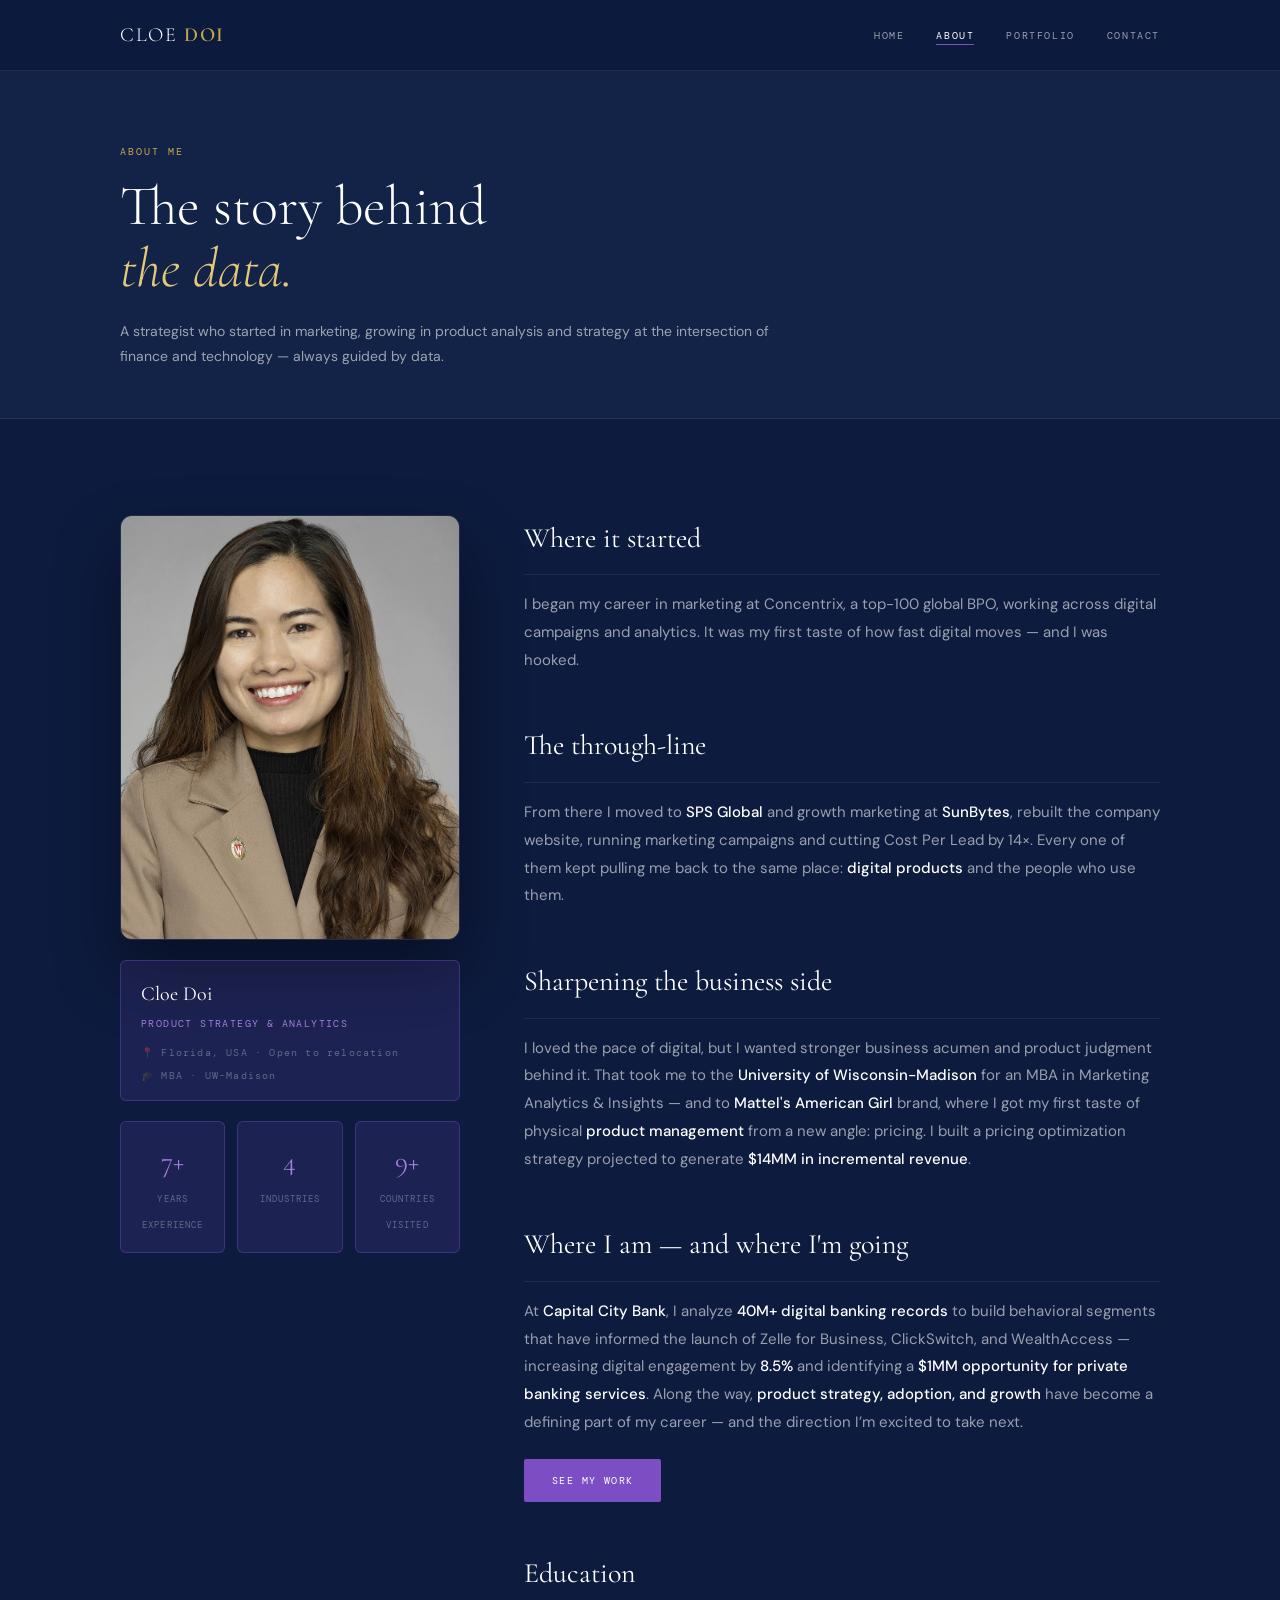
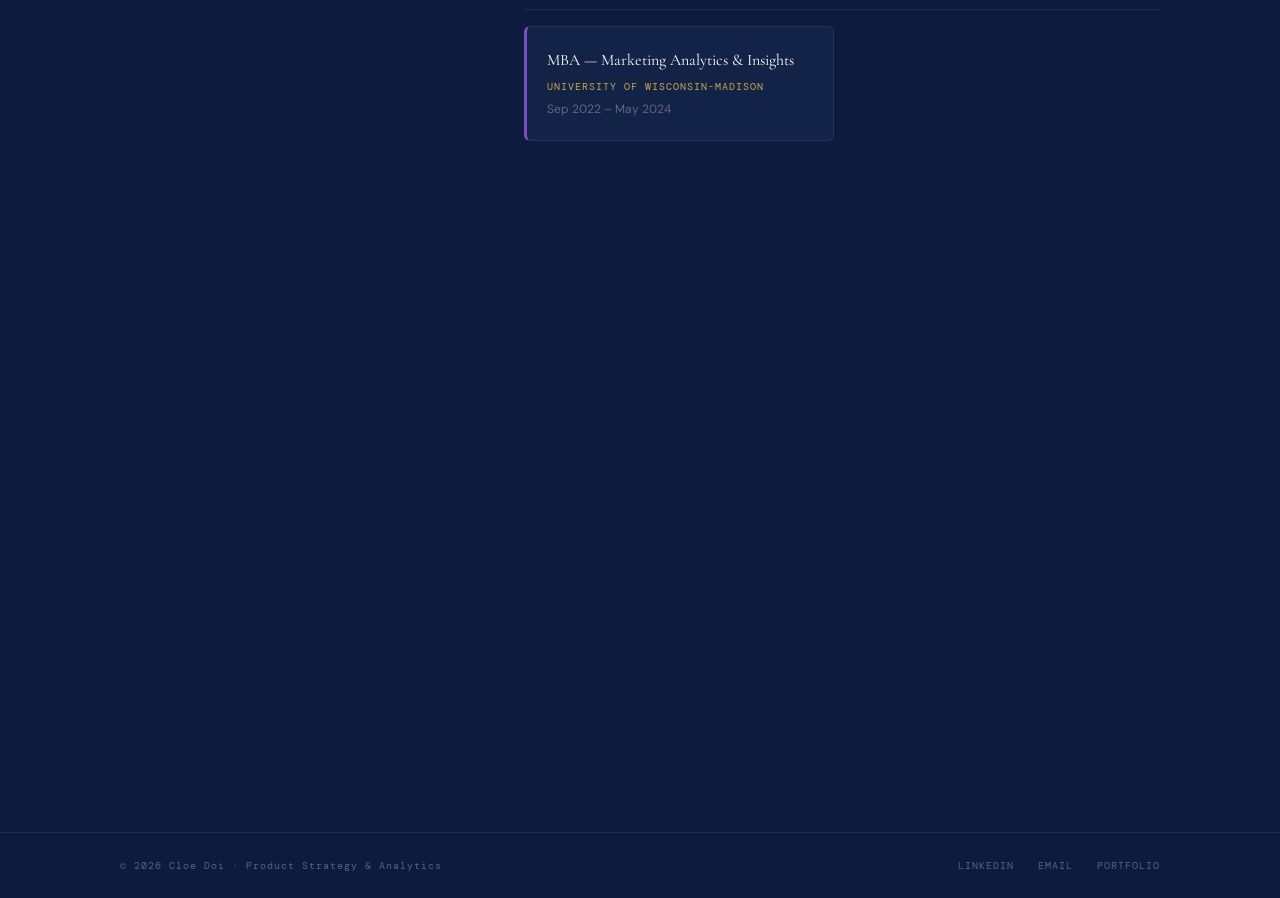
<file: about.html>
<!DOCTYPE html>
<html lang="en">
<head>
<meta charset="UTF-8">
<meta name="viewport" content="width=device-width, initial-scale=1.0">
<title>About — Cloe Doi</title>
<meta name="description" content="Cloe Doi's career story — 8+ years in banking, fintech, consumer goods, and B2B tech, driven by data and strategy.">
<link rel="preconnect" href="https://fonts.googleapis.com">
<link rel="preconnect" href="https://fonts.gstatic.com" crossorigin>
<link href="https://fonts.googleapis.com/css2?family=Cormorant+Garamond:ital,wght@0,300;0,400;0,600;1,300;1,400;1,600&family=DM+Mono:wght@300;400;500&family=DM+Sans:ital,wght@0,300;0,400;0,500;1,400&display=swap" rel="stylesheet">
<link rel="stylesheet" href="css/style.css">
</head>
<body>

<nav id="nav"></nav>

<!-- PAGE HERO -->
<section class="page-hero" style="padding-top:72px; padding-bottom:48px; position:relative; z-index:1;">
  <div class="container">
    <div class="page-hero-inner fade-up delay-1">
      <div class="page-hero-eyebrow">About Me</div>
      <h1 class="page-hero-title">The story behind<br><em>the data.</em></h1>
      <p class="page-hero-desc">A strategist who started in marketing, growing in product analysis and strategy at the intersection of finance and technology — always guided by data.</p>
    </div>
  </div>
</section>

<!-- ABOUT BODY -->
<section class="section-pad" style="background:var(--navy);">
  <div class="container">
    <div class="about-grid">

      <!-- LEFT: Photo + caption -->
      <div class="about-photo-col reveal">
        <img src="assets/images/ha-doi.jpg" alt="Cloe Doi" class="about-photo">
        <div class="about-photo-caption">
          <div class="about-photo-name">Cloe Doi</div>
          <div class="about-photo-role" style="margin-bottom:10px;">Product Strategy &amp; Analytics</div>
          <div style="display:flex; flex-direction:column; gap:6px; margin-top:12px;">
            <div style="font-family:var(--font-mono); font-size:10px; letter-spacing:0.12em; color:var(--dim);">📍 Florida, USA · Open to relocation</div>
            <div style="font-family:var(--font-mono); font-size:10px; letter-spacing:0.12em; color:var(--dim);">🎓 MBA · UW-Madison</div>
           
           
          </div>
        </div>

        <!-- Fun facts -->
        <div class="fun-facts" style="margin-top:20px;">
          <div class="fun-fact">
            <span class="fun-fact-num" data-count="8" data-suffix="+">8+</span>
            <span class="fun-fact-label">Years Experience</span>
          </div>
          <div class="fun-fact">
            <span class="fun-fact-num" data-count="4">4</span>
            <span class="fun-fact-label">Industries</span>
          </div>
          <div class="fun-fact">
            <span class="fun-fact-num" data-count="10" data-suffix="+">10+</span>
            <span class="fun-fact-label">Countries Visited</span>
          </div>
        </div>
      </div>

      <!-- RIGHT: Story blocks -->
      <div class="about-content">

        <div class="about-story-block reveal">
        <div class="about-story-block reveal">
          <h3>Where it started</h3>
          <p>I began my career in marketing at <concentrix>Concentrix</strong>, a top-100 global BPO, working across digital campaigns and analytics. It was my first taste of how fast digital moves — and I was hooked.</p>
        </div>

        <div class="about-story-block reveal">
          <h3>The through-line</h3>
          <p>From there I moved to <strong>SPS Global</strong> and growth marketing at <strong>SunBytes</strong>, rebuilt the company website, running marketing campaigns and cutting Cost Per Lead by 14×. Every one of them kept pulling me back to the same place: <strong>digital products</strong> and the people who use them.</p>
        </div>

        <div class="about-story-block reveal">
          <h3>Sharpening the business side</h3>
          <p>I loved the pace of digital, but I wanted stronger business acumen and product judgment behind it. That took me to the <strong>University of Wisconsin-Madison</strong> for an MBA in Marketing Analytics &amp; Insights — and to <strong>Mattel's American Girl</strong> brand, where I got my first taste of physical <strong>product management</strong> from a new angle: pricing. I built a pricing optimization strategy projected to generate <strong>$14MM in incremental revenue</strong>.</p>
        </div>

        <div class="about-story-block reveal">
    <h3>Where I am — and where I'm going</h3> <p>At <strong>Capital City Bank</strong>, I analyze <strong>40M+ digital banking records</strong> to build behavioral segments that have informed the launch of Zelle for Business, ClickSwitch, and WealthAccess — increasing digital engagement by <strong>8.5%</strong> and identifying a <strong>$1MM opportunity for private banking services</strong>. Along the way, <strong>product strategy, adoption, and growth</strong> have become a defining part of my career — and the direction I’m excited to take next.</p>
          <a href="https://cdoi90.github.io/portfolio.html" class="btn-primary" style="margin-top:8px; display:inline-block;">See My Work</a>
        </div>

        <!-- Education -->
        <div class="about-story-block reveal">
          <h3>Education</h3>
          <div class="edu-grid">
 <div class="edu-card">
              <div class="edu-degree">MBA — Marketing Analytics &amp; Insights</div>
              <div class="edu-school">University of Wisconsin-Madison</div>
              <div class="edu-years">Sep 2022 – May 2024</div>
            </div>
                     </div>
        </div>

      </div>
    </div>
  </div>
</section>

<div id="site-footer"></div>
<script src="js/main.js"></script>
<script>injectNav('about');</script>
</body>
</html>
</file>
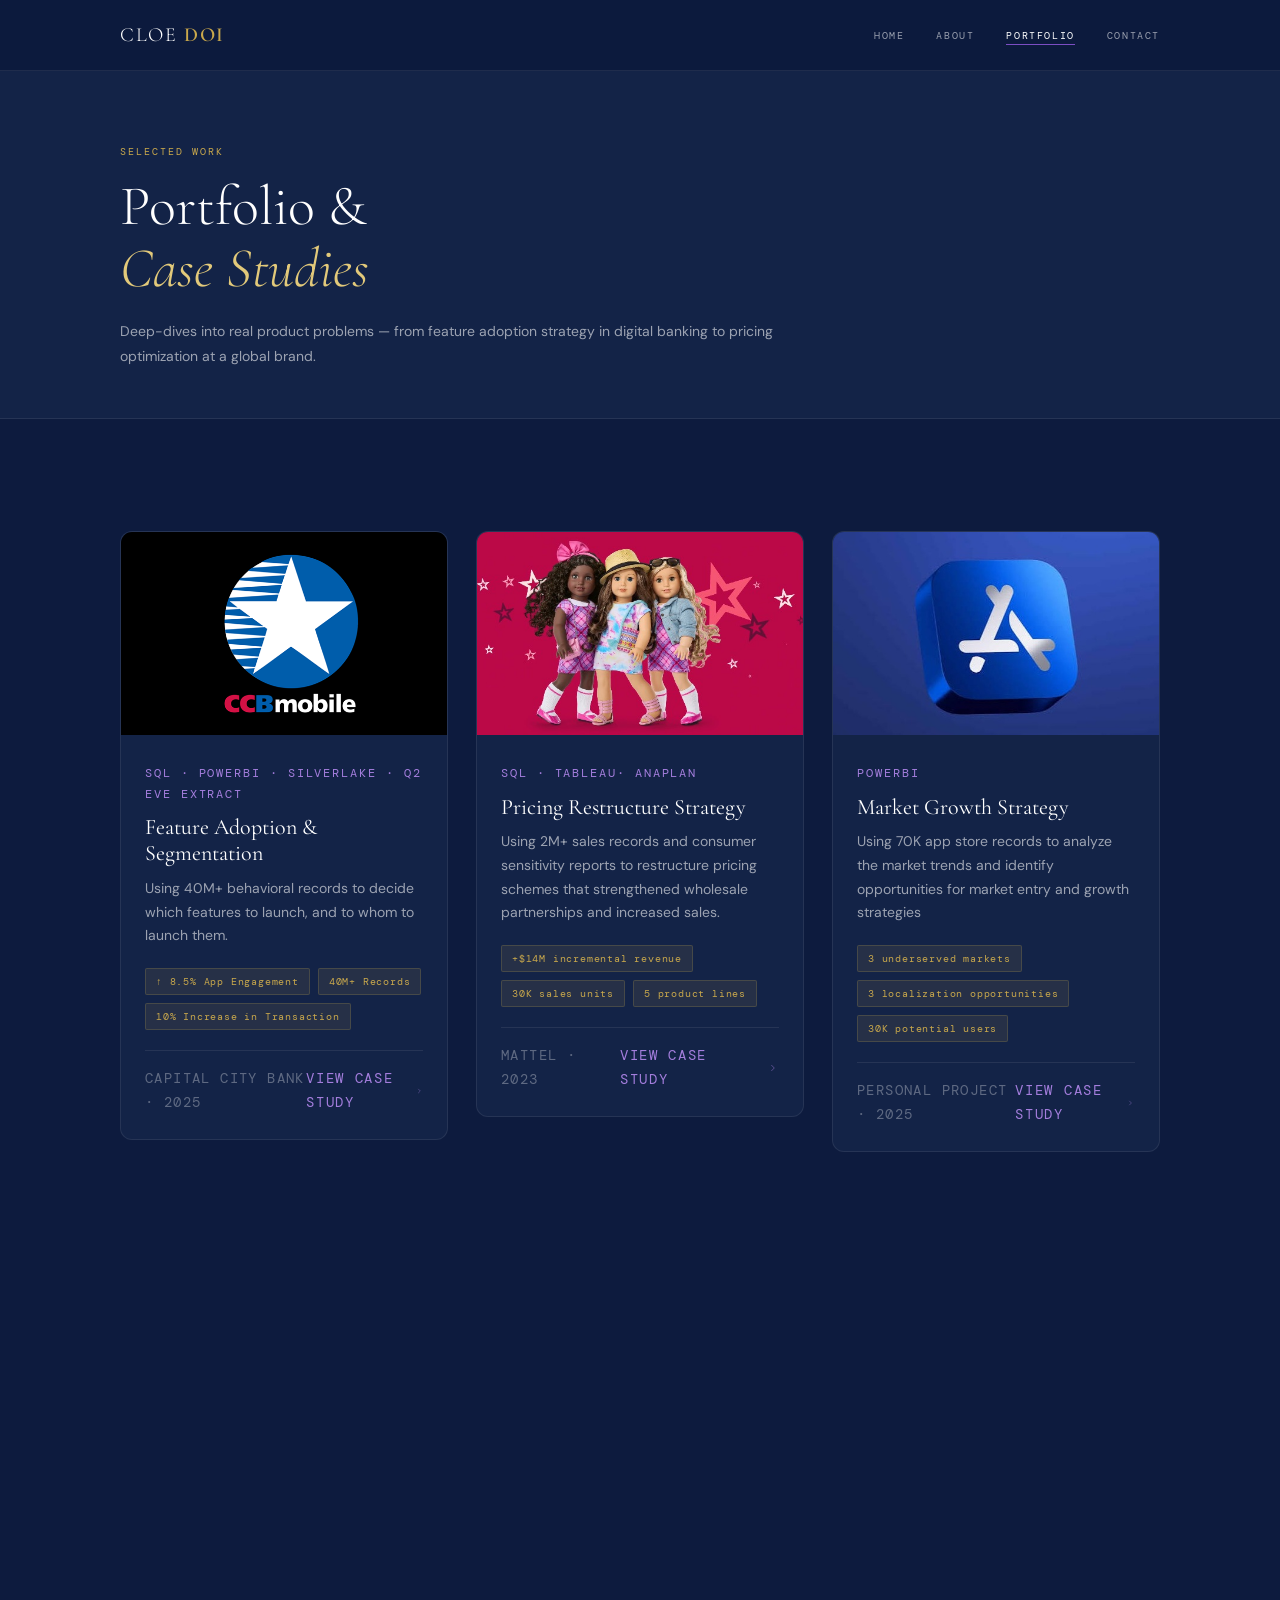
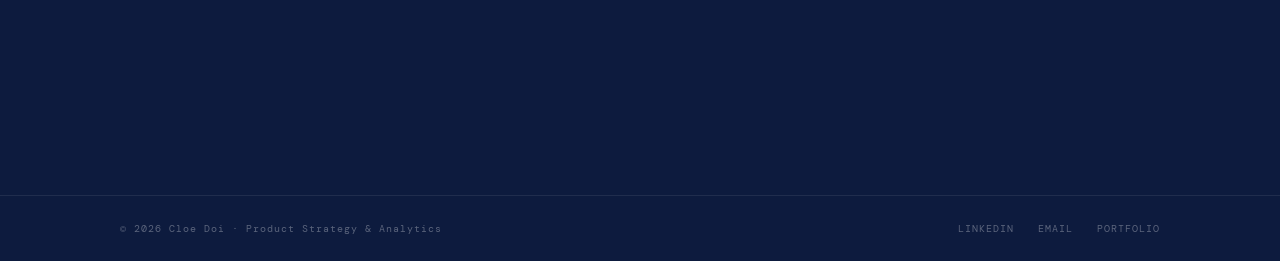
<file: portfolio.html>
<!DOCTYPE html>
<html lang="en">
<head>
<meta charset="UTF-8">
<meta name="viewport" content="width=device-width, initial-scale=1.0">
<title>Portfolio — Cloe Doi</title>
<meta name="description" content="Cloe Doi's portfolio — case studies in digital banking feature adoption, customer segmentation, and product strategy.">
<link rel="preconnect" href="https://fonts.googleapis.com">
<link rel="preconnect" href="https://fonts.gstatic.com" crossorigin>
<link href="https://fonts.googleapis.com/css2?family=Cormorant+Garamond:ital,wght@0,300;0,400;0,600;1,300;1,400;1,600&family=DM+Mono:wght@300;400;500&family=DM+Sans:ital,wght@0,300;0,400;0,500;1,400&display=swap" rel="stylesheet">
<link rel="stylesheet" href="css/style.css">
</head>
<body>
<nav id="nav"></nav>

<section class="page-hero" style="padding-top:72px;padding-bottom:48px;position:relative;z-index:1;">
  <div class="container">
    <div class="page-hero-inner fade-up delay-1">
      <div class="page-hero-eyebrow">Selected Work</div>
      <h1 class="page-hero-title">Portfolio &amp;<br><em>Case Studies</em></h1>
      <p class="page-hero-desc">Deep-dives into real product problems — from feature adoption strategy in digital banking to pricing optimization at a global brand.</p>
    </div>
  </div>
</section>

<section id="portfolio-main" class="section-pad">
  <div class="container">
    <div class="portfolio-grid">

        <a href="portfolio-1.html" style="text-decoration:none;color:inherit;">
        <div class="portfolio-card reveal">
          <img class="portfolio-card-img" src="assets/images/portfolio-card-1.png" alt="Project cover">
          <div class="portfolio-card-body">
            <div class="portfolio-card-tag">SQL · PowerBI · SilverLake · Q2 EVE Extract</div>
            <h3 class="portfolio-card-title">Feature Adoption &amp; Segmentation</h3>
            <p class="portfolio-card-desc">Using 40M+ behavioral records to decide which features to launch, and to whom to launch them.</p>
            <div class="portfolio-card-kpis"><span class="kpi-badge">↑ 8.5% App Engagement</span><span class="kpi-badge">40M+ Records</span><span class="kpi-badge">10% Increase in Transaction</span></div>
            <div class="portfolio-card-footer">
              <span class="portfolio-card-company">Capital City Bank · 2025</span>
              <span class="portfolio-card-link">View Case Study <svg viewBox="0 0 24 24"><polyline points="9 18 15 12 9 6"/></svg></span>
            </div>
          </div>
        </div>
      </a>

      <a href="portfolio-4.html" style="text-decoration:none;color:inherit;">
        <div class="portfolio-card reveal">
          <img class="portfolio-card-img" src="assets/images/portfolio-card-4.png" alt="Project cover">
          <div class="portfolio-card-body">
            <div class="portfolio-card-tag">SQL · Tableau· Anaplan</div>
            <h3 class="portfolio-card-title">Pricing Restructure Strategy</h3>
            <p class="portfolio-card-desc">Using 2M+ sales records and consumer sensitivity reports to restructure pricing schemes that strengthened wholesale partnerships and increased sales.</p>
            <div class="portfolio-card-kpis"><span class="kpi-badge">+$14M incremental revenue</span><span class="kpi-badge">30K sales units</span><span class="kpi-badge">5 product lines</span></div>
            <div class="portfolio-card-footer">
              <span class="portfolio-card-company">Mattel · 2023</span>
              <span class="portfolio-card-link">View Case Study <svg viewBox="0 0 24 24"><polyline points="9 18 15 12 9 6"/></svg></span>
            </div>
          </div>
        </div>
      </a>
<a href="portfolio-2.html" style="text-decoration:none;color:inherit;">
        <div class="portfolio-card reveal">
          <img class="portfolio-card-img" src="assets/images/portfolio-card-2.jpeg" alt="Project cover">
          <div class="portfolio-card-body">
            <div class="portfolio-card-tag">PowerBI</div>
            <h3 class="portfolio-card-title">Market Growth Strategy</h3>
            <p class="portfolio-card-desc">Using 70K app store records to analyze the market trends and identify opportunities for market entry and growth strategies</p>
            <div class="portfolio-card-kpis"><span class="kpi-badge">3 underserved markets</span><span class="kpi-badge">3 localization opportunities</span><span class="kpi-badge">30K potential users</span></div>
            <div class="portfolio-card-footer">
              <span class="portfolio-card-company">Personal Project · 2025</span>
              <span class="portfolio-card-link">View Case Study <svg viewBox="0 0 24 24"><polyline points="9 18 15 12 9 6"/></svg></span>
            </div>
          </div>
        </div>
      </a>

    </div>
  </div>
</section>

<div id="site-footer"></div>
<script src="js/main.js"></script>
<script>injectNav('portfolio');</script>
</body>
</html>
</file>
<file: css/style.css>
/* ═══════════════════════════════════════════════
   HA DOI PORTFOLIO — MAIN STYLESHEET
   Palette: Navy · Antique Gold · Deep Violet
   ═══════════════════════════════════════════════ */

@import url('https://fonts.googleapis.com/css2?family=Cormorant+Garamond:ital,wght@0,300;0,400;0,600;1,300;1,400;1,600&family=DM+Mono:wght@300;400;500&family=DM+Sans:ital,wght@0,300;0,400;0,500;1,400&display=swap');

/* ── TOKENS ── */
:root {
  --navy:         #0D1B3E;
  --navy-mid:     #132347;
  --navy-light:   #1C2F5A;
  --navy-card:    #172040;
  --navy-border:  rgba(255,255,255,0.08);
  --gold:         #C9A84C;
  --gold-light:   #E2C97A;
  --gold-dim:     rgba(201,168,76,0.15);
  --violet:       #7C4EC4;
  --violet-soft:  #A47EDD;
  --violet-light: #C4A8F0;
  --violet-dim:   rgba(124,78,196,0.14);
  --violet-bdr:   rgba(124,78,196,0.38);
  --white:        #FFFFFF;
  --off-white:    #F4F1EC;
  --muted:        rgba(255,255,255,0.58);
  --dim:          rgba(255,255,255,0.32);
  --font-display: 'Cormorant Garamond', Georgia, serif;
  --font-mono:    'DM Mono', 'Courier New', monospace;
  --font-body:    'DM Sans', sans-serif;
  --radius:       6px;
  --radius-lg:    12px;
  --transition:   0.25s ease;
}

/* ── RESET ── */
*, *::before, *::after { box-sizing: border-box; margin: 0; padding: 0; }
html { scroll-behavior: smooth; font-size: 16px; }
body {
  background: var(--navy);
  color: var(--white);
  font-family: var(--font-body);
  font-size: 15px;
  line-height: 1.7;
  overflow-x: hidden;
}
img { max-width: 100%; display: block; }
a { text-decoration: none; color: inherit; }
ul { list-style: none; }
button { cursor: pointer; font-family: inherit; }

/* ── NOISE OVERLAY ── */
body::before {
  content: '';
  position: fixed; inset: 0;
  background-image: url("data:image/svg+xml,%3Csvg viewBox='0 0 256 256' xmlns='http://www.w3.org/2000/svg'%3E%3Cfilter id='n'%3E%3CfeTurbulence type='fractalNoise' baseFrequency='0.9' numOctaves='4' stitchTiles='stitch'/%3E%3C/filter%3E%3Crect width='100%25' height='100%25' filter='url(%23n)' opacity='0.04'/%3E%3C/svg%3E");
  pointer-events: none; z-index: 0; opacity: 0.35;
}

/* ── SCROLLBAR ── */
::-webkit-scrollbar { width: 4px; }
::-webkit-scrollbar-track { background: var(--navy); }
::-webkit-scrollbar-thumb { background: var(--violet); border-radius: 2px; }

/* ── LAYOUT ── */
.container { max-width: 1120px; margin: 0 auto; padding: 0 40px; position: relative; z-index: 1; }
section { position: relative; z-index: 1; }
.section-pad { padding: 96px 0; }

/* ── ANIMATIONS ── */
@keyframes fadeUp {
  from { opacity: 0; transform: translateY(28px); }
  to   { opacity: 1; transform: translateY(0); }
}
.fade-up { opacity: 0; animation: fadeUp 0.7s ease forwards; }
.delay-1 { animation-delay: 0.1s; }
.delay-2 { animation-delay: 0.22s; }
.delay-3 { animation-delay: 0.36s; }
.delay-4 { animation-delay: 0.5s; }
.delay-5 { animation-delay: 0.64s; }

@keyframes bounce {
  0%, 100% { transform: translateY(0); }
  50%       { transform: translateY(5px); }
}

/* ── SCROLL REVEAL ── */
.reveal { opacity: 0; transform: translateY(32px); transition: opacity 0.7s ease, transform 0.7s ease; }
.reveal.visible { opacity: 1; transform: translateY(0); }

/* ── SHARED SECTION LABELS ── */
.section-eyebrow {
  font-family: var(--font-mono);
  font-size: 14px;
  letter-spacing: 0.2em;
  text-transform: uppercase;
  color: var(--violet-soft);
  margin-bottom: 12px;
}
.section-title {
  font-family: var(--font-display);
  font-size: 44px;
  font-weight: 300;
  line-height: 1.15;
  color: var(--white);
  margin-bottom: 16px;
}
.section-desc {
  font-size: 15px;
  color: var(--muted);
  line-height: 1.8;
  max-width: 560px;
  margin-bottom: 56px;
}
.gold-line { width: 48px; height: 2px; background: var(--gold); margin-bottom: 32px; }

/* ── BUTTONS ── */
.btn-primary {
  font-family: var(--font-mono);
  font-size: 10px;
  letter-spacing: 0.14em;
  text-transform: uppercase;
  padding: 13px 28px;
  background: var(--violet);
  color: var(--white);
  border: none;
  border-radius: 2px;
  display: inline-block;
  transition: background var(--transition), transform 0.15s;
}
.btn-primary:hover { background: #9060D8; transform: translateY(-1px); }
.btn-ghost {
  font-family: var(--font-mono);
  font-size: 10px;
  letter-spacing: 0.14em;
  text-transform: uppercase;
  padding: 13px 28px;
  background: transparent;
  color: var(--muted);
  border: 1px solid rgba(255,255,255,0.18);
  border-radius: 2px;
  display: inline-block;
  transition: color var(--transition), border-color var(--transition);
}
.btn-ghost:hover { color: var(--white); border-color: rgba(255,255,255,0.4); }
.btn-gold {
  font-family: var(--font-mono);
  font-size: 10px;
  letter-spacing: 0.14em;
  text-transform: uppercase;
  padding: 10px 22px;
  background: transparent;
  color: var(--gold);
  border: 1px solid var(--gold);
  border-radius: 2px;
  display: inline-block;
  transition: background var(--transition), color var(--transition);
}
.btn-gold:hover { background: var(--gold); color: var(--navy); }

/* ══════════════════════════════════════════════
   NAVIGATION
══════════════════════════════════════════════ */
#nav {
  position: sticky; top: 0; z-index: 200;
  background: rgba(13,27,62,0.94);
  backdrop-filter: blur(14px);
  -webkit-backdrop-filter: blur(14px);
  border-bottom: 1px solid var(--navy-border);
}
.nav-inner {
  display: flex;
  justify-content: space-between;
  align-items: center;
  padding: 18px 0;
}
.nav-logo {
  font-family: var(--font-display);
  font-size: 20px;
  font-weight: 300;
  letter-spacing: 0.08em;
  color: var(--white);
}
.nav-logo span { color: var(--gold); font-weight: 600; }
.nav-links { display: flex; gap: 32px; }
.nav-links a {
  font-family: var(--font-mono);
  font-size: 10px;
  letter-spacing: 0.16em;
  text-transform: uppercase;
  color: var(--muted);
  transition: color var(--transition);
  position: relative;
}
.nav-links a::after {
  content: '';
  position: absolute; bottom: -3px; left: 0; right: 0;
  height: 1px; background: var(--violet);
  transform: scaleX(0);
  transition: transform var(--transition);
}
.nav-links a:hover,
.nav-links a.active { color: var(--white); }
.nav-links a:hover::after,
.nav-links a.active::after { transform: scaleX(1); }
.nav-cv {
  font-family: var(--font-mono);
  font-size: 10px;
  letter-spacing: 0.14em;
  text-transform: uppercase;
  color: var(--violet-soft);
  border: 1px solid var(--violet-bdr);
  padding: 7px 16px;
  border-radius: 2px;
  transition: background var(--transition), color var(--transition);
}
.nav-cv:hover { background: var(--violet-dim); color: var(--white); }

/* Mobile hamburger */
.nav-hamburger {
  display: none;
  flex-direction: column;
  gap: 5px;
  background: none;
  border: none;
  padding: 4px;
}
.nav-hamburger span {
  display: block; width: 22px; height: 2px;
  background: var(--muted); border-radius: 1px;
  transition: var(--transition);
}
.nav-mobile-open .nav-hamburger span:nth-child(1) { transform: rotate(45deg) translate(5px, 5px); }
.nav-mobile-open .nav-hamburger span:nth-child(2) { opacity: 0; }
.nav-mobile-open .nav-hamburger span:nth-child(3) { transform: rotate(-45deg) translate(5px, -5px); }

/* ══════════════════════════════════════════════
   HERO (HOME)
══════════════════════════════════════════════ */
#hero {
  min-height: 92vh;
  display: flex; align-items: center;
  padding: 80px 0 60px;
  overflow: hidden;
}
#hero::before {
  content: '';
  position: absolute; top: -120px; right: -80px;
  width: 520px; height: 520px;
  border-radius: 50%;
  border: 1px solid rgba(201,168,76,0.07);
  pointer-events: none;
}
#hero::after {
  content: '';
  position: absolute; top: -60px; right: -20px;
  width: 340px; height: 340px;
  border-radius: 50%;
  border: 1px solid rgba(124,78,196,0.10);
  pointer-events: none;
}
.hero-grid {
  display: grid;
  grid-template-columns: 1fr 220px;
  gap: 56px;
  align-items: center;
  width: 100%;
}
.hero-eyebrow {
  font-family: var(--font-mono);
  font-size: 14px;
  letter-spacing: 0.22em;
  text-transform: uppercase;
  color: var(--gold);
  margin-bottom: 20px;
}
.hero-name {
  font-family: var(--font-display);
  font-size: 76px;
  font-weight: 300;
  line-height: 0.95;
  color: var(--white);
  margin-bottom: 16px;
}
.hero-title {
  font-family: var(--font-display);
  font-size: 22px;
  font-weight: 300;
  font-style: italic;
  color: var(--gold-light);
  margin-bottom: 24px;
  line-height: 1.4;
}
.hero-desc {
  font-size: 15px;
  color: var(--muted);
  line-height: 1.8;
  max-width: 520px;
  margin-bottom: 36px;
}
.hero-btns { display: flex; gap: 14px; flex-wrap: wrap; }

/* Hero photo — no stats, just the image centered */
.hero-photo-wrap {
  display: flex;
  flex-direction: column;
  align-items: center;
  justify-content: center;
}
.hero-photo {
  width: 200px; height: 200px;
  border-radius: 50%;
  object-fit: cover;
  object-position: center top;
  border: 3px solid var(--violet-bdr);
  box-shadow: 0 0 0 8px rgba(124,78,196,0.08), 0 24px 48px rgba(0,0,0,0.4);
}

.scroll-indicator {
  position: absolute; bottom: 32px; left: 50%;
  transform: translateX(-50%);
  display: flex; flex-direction: column; align-items: center; gap: 8px;
  color: var(--dim);
}
.scroll-arrow {
  width: 36px; height: 36px;
  border-radius: 50%;
  border: 1px solid rgba(255,255,255,0.15);
  display: flex; align-items: center; justify-content: center;
  animation: bounce 2s ease-in-out infinite;
}
.scroll-arrow svg { width: 14px; height: 14px; stroke: var(--muted); fill: none; }

/* ══════════════════════════════════════════════
   COMPANIES BAND
══════════════════════════════════════════════ */
#companies {
  background: var(--navy-mid);
  border-top: 1px solid var(--navy-border);
  border-bottom: 1px solid var(--navy-border);
  padding: 36px 0;
}
.companies-inner {
  display: flex;
  align-items: center;
  gap: 40px;
  flex-wrap: wrap;
}
.companies-label {
  font-family: var(--font-mono);
  font-size: 12px;
  letter-spacing: 0.2em;
  text-transform: uppercase;
  color: var(--dim);
  white-space: nowrap;
  flex-shrink: 0;
  padding-right: 32px;
  border-right: 1px solid var(--navy-border);
}
.companies-track {
  display: flex;
  align-items: center;
  gap: 44px;
  flex-wrap: wrap;
  flex: 1;
}
.company-logo-item {
  opacity: 1;
  transition: opacity var(--transition);
  display: flex;
  align-items: center;
  height: 50px;
}
.company-logo-item:hover { opacity: 1; }
.company-img {
  display: block;
  height: 50px;
  width: auto;
  object-fit: contain;
}

.company-img--svg {
  height: 50px;
}

.company-logo-item[title="Capital City Bank"] .company-img {
  height: 65px;
}

.company-logo-item[title="Mattel"] .company-img {
  height: 65px;
}
.company-logo-item[title="Concentrix"] .company-img {
  height: 25px;
}
.company-logo-item[title="Swiss Post"] .company-img {
  height: 25px;
}

/* ══════════════════════════════════════════════
   FEATURED WORK / OUTSTANDING PROJECTS
══════════════════════════════════════════════ */
#featured-work { background: var(--navy-mid); }

/* ══════════════════════════════════════════════
   METRICS BAND
══════════════════════════════════════════════ */
#metrics {
  border-top: 1px solid var(--navy-border);
  border-bottom: 1px solid var(--navy-border);
  background: var(--navy-mid);
  padding: 40px 0;
}
.metrics-grid {
  display: grid;
  grid-template-columns: repeat(4, 1fr);
  border: 1px solid var(--navy-border);
  border-radius: var(--radius);
  overflow: hidden;
}
.metric-item {
  padding: 36px 28px;
  border-right: 1px solid var(--navy-border);
  position: relative;
}
.metric-item:last-child { border-right: none; }
.metric-item::before {
  content: '';
  position: absolute; top: 0; left: 0; right: 0;
  height: 3px; background: var(--violet);
  transform: scaleX(0); transform-origin: left;
  transition: transform 0.4s ease;
}
.metric-item:hover::before { transform: scaleX(1); }
.metric-num {
  font-family: var(--font-display);
  font-size: 45px;
  font-weight: 400;
  color: var(--violet-soft);
  display: block;
  line-height: 1;
  margin-bottom: 8px;
}
.metric-label { font-size: 14px; color: var(--muted); line-height: 1.5; }
.metric-sub {
  font-family: var(--font-mono);
  font-size: 12px;
  color: var(--gold);
  letter-spacing: 0.1em;
  margin-top: 6px;
  display: block;
}

/* ══════════════════════════════════════════════
   EXPERTISE CARDS
══════════════════════════════════════════════ */
#expertise { background: var(--navy); }
.expertise-grid {
  display: grid;
  grid-template-columns: repeat(3, 1fr);
  gap: 1px;
  background: var(--navy-border);
  border: 1px solid var(--navy-border);
  border-radius: 8px;
  overflow: hidden;
}
.exp-card {
  background: var(--navy-mid);
  padding: 36px 32px;
  position: relative;
  transition: background var(--transition);
}
.exp-card:hover { background: var(--navy-light); }
.exp-card::after {
  content: '';
  position: absolute; bottom: 0; left: 0; right: 0;
  height: 2px;
  background: linear-gradient(90deg, var(--violet), var(--gold));
  transform: scaleX(0); transform-origin: left;
  transition: transform 0.35s ease;
}
.exp-card:hover::after { transform: scaleX(1); }
.exp-icon {
  width: 40px; height: 40px;
  border-radius: 8px;
  background: var(--violet-dim);
  border: 1px solid var(--violet-bdr);
  display: flex; align-items: center; justify-content: center;
  margin-bottom: 20px;
}
.exp-icon svg { width: 18px; height: 18px; stroke: var(--violet-soft); fill: none; stroke-width: 1.5; }
.exp-title {
  font-family: var(--font-display);
  font-size: 18px;
  font-weight: 400;
  color: var(--white);
  margin-bottom: 10px;
}
.exp-body { font-size: 14px; color: var(--muted); line-height: 1.7; margin-bottom: 16px; }
.exp-kpi {
  font-family: var(--font-mono);
  font-size: 10px;
  letter-spacing: 0.08em;
  color: var(--gold);
  background: rgba(201,168,76,0.1);
  border: 1px solid rgba(201,168,76,0.2);
  padding: 4px 10px;
  border-radius: 2px;
  display: inline-block;
}

/* ══════════════════════════════════════════════
   EXPERIENCE TIMELINE
══════════════════════════════════════════════ */
#experience { background: var(--navy-mid); }
.timeline { position: relative; padding-left: 32px; }
.timeline::before {
  content: '';
  position: absolute; left: 0; top: 8px; bottom: 8px;
  width: 1px;
  background: linear-gradient(to bottom, var(--violet), rgba(124,78,196,0.1));
}
.tl-item { position: relative; margin-bottom: 52px; padding-left: 28px; }
.tl-item:last-child { margin-bottom: 0; }
.tl-dot {
  position: absolute; left: -38px; top: 7px;
  width: 12px; height: 12px;
  border-radius: 50%;
  background: var(--violet);
  border: 2px solid var(--navy-mid);
  box-shadow: 0 0 0 3px rgba(124,78,196,0.3);
  transition: box-shadow var(--transition);
}
.tl-item:hover .tl-dot { box-shadow: 0 0 0 6px rgba(124,78,196,0.2); }
.tl-date {
  font-family: var(--font-mono);
  font-size: 10px;
  letter-spacing: 0.14em;
  color: var(--dim);
  margin-bottom: 6px;
  text-transform: uppercase;
}
.tl-role {
  font-family: var(--font-display);
  font-size: 22px;
  font-weight: 400;
  color: var(--white);
  line-height: 1.2;
  margin-bottom: 4px;
}
.tl-company {
  font-family: var(--font-mono);
  font-size: 11px;
  color: var(--gold);
  letter-spacing: 0.1em;
  margin-bottom: 16px;
  text-transform: uppercase;
}
.tl-bullets { list-style: none; }
.tl-bullets li {
  font-size: 14px;
  color: var(--muted);
  line-height: 1.7;
  margin-bottom: 8px;
  padding-left: 16px;
  position: relative;
}
.tl-bullets li::before {
  content: '—';
  position: absolute; left: 0;
  color: var(--violet-soft); font-size: 12px;
}
.tl-tags { display: flex; flex-wrap: wrap; gap: 6px; margin-top: 16px; }
.tag {
  font-family: var(--font-mono);
  font-size: 9px;
  letter-spacing: 0.1em;
  text-transform: uppercase;
  padding: 4px 10px;
  border: 1px solid var(--navy-border);
  border-radius: 2px;
  color: var(--dim);
  transition: border-color var(--transition), color var(--transition);
}
.tl-item:hover .tag { border-color: var(--violet-bdr); color: var(--violet-soft); }

/* ══════════════════════════════════════════════
   TOOLS & SKILLS
══════════════════════════════════════════════ */

/* Certificate slider — scoped styles, safe to keep here or move into css/style.css */
  .cert-slider{position:relative;width:100%;max-width:560px;margin:0 auto;overflow:hidden;border-radius:10px;background:#fff;box-shadow:0 20px 50px -20px rgba(10,20,40,.35);}
  .cert-slider-track{display:flex;transition:transform .5s cubic-bezier(.65,0,.35,1);}
  .cert-slide{flex:0 0 100%;width:100%;aspect-ratio:3/2;display:flex;align-items:center;justify-content:center;background:#fff;}
  .cert-slide img.cert-img{display:block;width:100%;height:100%;object-fit:contain;padding:16px;box-sizing:border-box;cursor:zoom-in;}
  .cert-nav{position:absolute;top:50%;transform:translateY(-50%);width:38px;height:38px;border-radius:50%;border:1px solid rgba(255,255,255,.5);background:rgba(10,20,40,.6);color:#fff;font-size:20px;line-height:1;display:flex;align-items:center;justify-content:center;cursor:pointer;z-index:2;transition:background .25s,border-color .25s;}
  .cert-nav:hover{background:var(--navy,#0D1B3E);border-color:var(--gold,#C9A84C);}
  .cert-prev{left:12px;}
  .cert-next{right:12px;}
  .cert-dots{display:flex;justify-content:center;gap:8px;padding:14px 0;background:#fff;}
  .cert-dot{width:8px;height:8px;border-radius:50%;background:#d8d8d8;border:none;padding:0;cursor:pointer;transition:background .25s,transform .25s;}
  .cert-dot.active{background:var(--gold,#C9A84C);transform:scale(1.3);}
  @media (max-width:640px){.cert-slider{max-width:100%;}.cert-slide{aspect-ratio:4/3;}}

#tools { background: var(--navy); }
.tools-layout { display: grid; grid-template-columns: 1fr 1fr; gap: 64px; align-items: start; }
.tools-cat-title {
  font-family: var(--font-mono);
  font-size: 14px;
  letter-spacing: 0.2em;
  text-transform: uppercase;
  color: var(--gold);
  margin-bottom: 14px;
  padding-bottom: 8px;
  border-bottom: 1px solid rgba(201,168,76,0.2);
}
.tools-cats { display: flex; flex-direction: column; gap: 32px; }
.tools-list { display: flex; flex-wrap: wrap; gap: 8px; }
.tool-pill {
  font-family: var(--font-mono);
  font-size: 11px;
  padding: 6px 14px;
  border: 1px solid var(--navy-border);
  border-radius: 20px;
  color: var(--muted);
  transition: border-color var(--transition), color var(--transition), background var(--transition);
}
.tool-pill:hover {
  border-color: var(--violet-bdr);
  color: var(--violet-soft);
  background: var(--violet-dim);
}
.cert-list { display: flex; flex-direction: column; gap: 10px; margin-top: 8px; }
.cert-item {
  display: flex; align-items: center; gap: 12px;
  padding: 12px 16px;
  background: var(--violet-dim);
  border: 1px solid var(--violet-bdr);
  border-radius: 4px;
}
.cert-dot { width: 6px; height: 6px; border-radius: 50%; background: var(--violet-soft); flex-shrink: 0; }
.cert-text { font-size: 14px; color: var(--muted); }

/* ══════════════════════════════════════════════
   TESTIMONIALS
══════════════════════════════════════════════ */
#testimonials { background: var(--navy-mid); }
.testi-grid { display: grid; grid-template-columns: repeat(3, 1fr); gap: 24px; }
.testi-card {
  background: var(--navy);
  border: 1px solid var(--navy-border);
  border-radius: 8px;
  padding: 32px 28px;
  position: relative;
  transition: border-color var(--transition), transform var(--transition);
}
.testi-card:hover { border-color: var(--violet-bdr); transform: translateY(-4px); }
.testi-card::before {
  content: '\201C';
  position: absolute; top: 20px; right: 24px;
  font-family: var(--font-display);
  font-size: 64px;
  color: rgba(124,78,196,0.15);
  line-height: 1;
}
.testi-stars { color: var(--gold); font-size: 13px; letter-spacing: 3px; margin-bottom: 16px; }
.testi-text {
  font-family: var(--font-display);
  font-size: 15px;
  font-style: italic;
  font-weight: 300;
  color: var(--white);
  line-height: 1.7;
  margin-bottom: 24px;
}
.testi-text strong { font-style: normal; font-weight: 600; color: var(--gold-light); }
.testi-divider { width: 32px; height: 1px; background: var(--violet-bdr); margin-bottom: 16px; }
.testi-name { font-size: 16px; font-weight: 500; color: var(--white); margin-bottom: 2px; }
.testi-role {
  font-family: var(--font-mono);
  font-size: 12px;
  letter-spacing: 0.1em;
  color: var(--dim);
  text-transform: uppercase;
}

/* ══════════════════════════════════════════════
   CONTACT / FOOTER
══════════════════════════════════════════════ */
#contact { background: var(--navy); padding-bottom: 0; }
.contact-inner {
  background: var(--navy-mid);
  border: 1px solid var(--navy-border);
  border-radius: 12px 12px 0 0;
  padding: 72px 80px;
  display: grid;
  grid-template-columns: 1fr auto;
  gap: 48px;
  align-items: center;
}
.contact-headline {
  font-family: var(--font-display);
  font-size: 48px;
  font-weight: 300;
  line-height: 1.1;
  color: var(--white);
  margin-bottom: 16px;
}
.contact-headline em { font-style: italic; color: var(--gold-light); }
.contact-sub { font-size: 15px; color: var(--muted); line-height: 1.8; max-width: 460px; margin-bottom: 32px; }
.contact-info { display: flex; flex-direction: column; gap: 10px; }
.contact-row {
  display: flex; align-items: center; gap: 12px;
  font-size: 14px; color: var(--muted);
}
.contact-row svg { width: 16px; height: 16px; stroke: var(--violet-soft); fill: none; stroke-width: 1.5; flex-shrink: 0; }
.contact-actions { display: flex; flex-direction: column; gap: 12px; min-width: 200px; }
.contact-actions .btn-primary,
.contact-actions .btn-ghost { text-align: center; width: 100%; }

.footer-bar { background: var(--navy); padding: 24px 0; border-top: 1px solid var(--navy-border); }
.footer-inner { display: flex; justify-content: space-between; align-items: center; }
.footer-copy { font-family: var(--font-mono); font-size: 10px; letter-spacing: 0.1em; color: var(--dim); }
.footer-links { display: flex; gap: 24px; }
.footer-links a {
  font-family: var(--font-mono);
  font-size: 10px;
  letter-spacing: 0.1em;
  color: var(--dim);
  text-transform: uppercase;
  transition: color var(--transition);
}
.footer-links a:hover { color: var(--violet-soft); }

/* ══════════════════════════════════════════════
   ABOUT PAGE
══════════════════════════════════════════════ */
.page-hero {
  padding: 80px 0 60px;
  background: var(--navy-mid);
  border-bottom: 1px solid var(--navy-border);
}
.page-hero-inner { max-width: 700px; }
.page-hero-eyebrow {
  font-family: var(--font-mono);
  font-size: 10px;
  letter-spacing: 0.2em;
  text-transform: uppercase;
  color: var(--gold);
  margin-bottom: 16px;
}
.page-hero-title {
  font-family: var(--font-display);
  font-size: 56px;
  font-weight: 300;
  line-height: 1.1;
  color: var(--white);
  margin-bottom: 20px;
}
.page-hero-title em { font-style: italic; color: var(--gold-light); }
.page-hero-desc { font-size: 14px; color: var(--muted); line-height: 1.8; }

.about-grid {
  display: grid;
  grid-template-columns: 340px 1fr;
  gap: 64px;
  align-items: start;
}
.about-photo-col { position: sticky; top: 100px; }
.about-photo {
  width: 100%;
  aspect-ratio: 4/5;
  object-fit: cover;
  object-position: center top;
  border-radius: var(--radius-lg);
  border: 1px solid var(--navy-border);
  box-shadow: 0 32px 64px rgba(0,0,0,0.4);
}
.about-photo-caption {
  margin-top: 20px;
  padding: 16px 20px;
  background: var(--violet-dim);
  border: 1px solid var(--violet-bdr);
  border-radius: var(--radius);
}
.about-photo-name {
  font-family: var(--font-display);
  font-size: 20px;
  font-weight: 400;
  color: var(--white);
  margin-bottom: 4px;
}
.about-photo-role {
  font-family: var(--font-mono);
  font-size: 10px;
  letter-spacing: 0.14em;
  color: var(--violet-soft);
  text-transform: uppercase;
}
.about-content { padding-top: 0; }
.about-story-block { margin-bottom: 48px; }
.about-story-block h3 {
  font-family: var(--font-display);
  font-size: 28px;
  font-weight: 400;
  color: var(--white);
  margin-bottom: 16px;
  padding-bottom: 12px;
  border-bottom: 1px solid var(--navy-border);
}
.about-story-block p {
  font-size: 15px;
  color: var(--muted);
  line-height: 1.85;
  margin-bottom: 14px;
}
.about-story-block p strong { color: var(--white); font-weight: 500; }
.edu-grid { display: grid; grid-template-columns: 1fr 1fr; gap: 16px; margin-top: 8px; }
.edu-card {
  padding: 20px;
  background: var(--navy-mid);
  border: 1px solid var(--navy-border);
  border-radius: var(--radius);
  border-left: 3px solid var(--violet);
}
.edu-degree {
  font-family: var(--font-display);
  font-size: 16px;
  font-weight: 400;
  color: var(--white);
  margin-bottom: 4px;
}
.edu-school {
  font-family: var(--font-mono);
  font-size: 10px;
  letter-spacing: 0.1em;
  color: var(--gold);
  text-transform: uppercase;
  margin-bottom: 4px;
}
.edu-years { font-size: 12px; color: var(--dim); }
.fun-facts {
  display: grid;
  grid-template-columns: repeat(3, 1fr);
  gap: 12px;
  margin-top: 8px;
}
.fun-fact {
  padding: 16px;
  background: var(--violet-dim);
  border: 1px solid var(--violet-bdr);
  border-radius: var(--radius);
  text-align: center;
}
.fun-fact-num {
  font-family: var(--font-display);
  font-size: 28px;
  color: var(--violet-soft);
  display: block;
}
.fun-fact-label {
  font-family: var(--font-mono);
  font-size: 9px;
  letter-spacing: 0.12em;
  color: var(--dim);
  text-transform: uppercase;
}

/* ══════════════════════════════════════════════
   PORTFOLIO PAGE
══════════════════════════════════════════════ */
#portfolio-main { background: var(--navy); }
.portfolio-grid {
  display: grid;
  grid-template-columns: repeat(3, 1fr);
  gap: 28px;
  margin-top: 16px;
}
.portfolio-card {
  background: var(--navy-mid);
  border: 1px solid var(--navy-border);
  border-radius: var(--radius-lg);
  overflow: hidden;
  transition: transform var(--transition), border-color var(--transition), box-shadow var(--transition);
  display: flex;
  flex-direction: column;
}
.portfolio-card:hover {
  transform: translateY(-6px);
  border-color: var(--violet-bdr);
  box-shadow: 0 20px 40px rgba(0,0,0,0.4);
}
.portfolio-card-img {
  width: 100%;
  aspect-ratio: 16/10;
  object-fit: cover;
  display: block;
  background: var(--navy-light);
}
.portfolio-card-img-placeholder {
  width: 100%;
  aspect-ratio: 16/10;
  background: linear-gradient(135deg, var(--navy-light), var(--navy-mid));
  display: flex;
  align-items: center;
  justify-content: center;
  position: relative;
  overflow: hidden;
}
.portfolio-card-img-placeholder::before {
  content: '';
  position: absolute;
  inset: 0;
  background: linear-gradient(135deg, rgba(124,78,196,0.15), rgba(201,168,76,0.08));
}
.portfolio-card-img-placeholder svg {
  width: 48px; height: 48px;
  stroke: var(--violet-soft);
  opacity: 0.4;
  fill: none;
  position: relative; z-index: 1;
}
.portfolio-card-body { padding: 28px 24px 24px; flex: 1; display: flex; flex-direction: column; }
.portfolio-card-tag {
  font-family: var(--font-mono);
  font-size: 12px;
  letter-spacing: 0.16em;
  text-transform: uppercase;
  color: var(--violet-soft);
  margin-bottom: 10px;
}
.portfolio-card-title {
  font-family: var(--font-display);
  font-size: 22px;
  font-weight: 400;
  color: var(--white);
  margin-bottom: 10px;
  line-height: 1.2;
}
.portfolio-card-desc { font-size: 14px; color: var(--muted); line-height: 1.7; margin-bottom: 20px; flex: 1; }
.portfolio-card-kpis { display: flex; gap: 8px; flex-wrap: wrap; margin-bottom: 20px; }
.kpi-badge {
  font-family: var(--font-mono);
  font-size: 10px;
  letter-spacing: 0.08em;
  color: var(--gold);
  background: rgba(201,168,76,0.1);
  border: 1px solid rgba(201,168,76,0.2);
  padding: 4px 10px;
  border-radius: 2px;
}
.portfolio-card-footer {
  border-top: 1px solid var(--navy-border);
  padding-top: 16px;
  display: flex;
  justify-content: space-between;
  align-items: center;
}
.portfolio-card-company {
  font-family: var(--font-mono);
  font-size: 14px;
  letter-spacing: 0.1em;
  color: var(--dim);
  text-transform: uppercase;
}
.portfolio-card-link {
  font-family: var(--font-mono);
  font-size: 14px;
  letter-spacing: 0.12em;
  text-transform: uppercase;
  color: var(--violet-soft);
  display: flex;
  align-items: center;
  gap: 6px;
  transition: color var(--transition);
}
.portfolio-card-link:hover { color: var(--white); }
.portfolio-card-link svg { width: 12px; height: 12px; stroke: currentColor; fill: none; }

/* ══════════════════════════════════════════════
   PORTFOLIO DETAIL PAGE
══════════════════════════════════════════════ */
.project-hero {
  padding: 72px 0 56px;
  background: var(--navy-mid);
  border-bottom: 1px solid var(--navy-border);
  position: relative;
  overflow: hidden;
}
.project-hero::after {
  content: '';
  position: absolute; top: -80px; right: -80px;
  width: 400px; height: 400px;
  border-radius: 50%;
  border: 1px solid rgba(124,78,196,0.1);
  pointer-events: none;
}
.project-back {
  font-family: var(--font-mono);
  font-size: 10px;
  letter-spacing: 0.14em;
  text-transform: uppercase;
  color: var(--dim);
  display: flex;
  align-items: center;
  gap: 8px;
  margin-bottom: 32px;
  transition: color var(--transition);
}
.project-back:hover { color: var(--violet-soft); }
.project-back svg { width: 14px; height: 14px; stroke: currentColor; fill: none; }
.project-tag {
  font-family: var(--font-mono);
  font-size: 10px;
  letter-spacing: 0.18em;
  text-transform: uppercase;
  color: var(--violet-soft);
  margin-bottom: 16px;
}
.project-title {
  font-family: var(--font-display);
  font-size: 52px;
  font-weight: 300;
  line-height: 1.1;
  color: var(--white);
  margin-bottom: 16px;
}
.project-subtitle {
  font-family: var(--font-display);
  font-size: 20px;
  font-style: italic;
  color: var(--gold-light);
  margin-bottom: 32px;
}
.project-meta { display: flex; gap: 32px; flex-wrap: wrap; }
.project-meta-item {}
.project-meta-label {
  font-family: var(--font-mono);
  font-size: 9px;
  letter-spacing: 0.16em;
  text-transform: uppercase;
  color: var(--dim);
  margin-bottom: 4px;
}
.project-meta-value { font-size: 14px; color: var(--muted); }

/* Highlights band */
.highlights-band {
  background: var(--navy);
  border-bottom: 1px solid var(--navy-border);
  padding: 40px 0;
}
.highlights-grid {
  display: grid;
  grid-template-columns: repeat(4, 1fr);
  gap: 1px;
  border: 1px solid var(--navy-border);
  border-radius: var(--radius);
  overflow: hidden;
}
.highlight-item {
  background: var(--navy-mid);
  padding: 28px 24px;
  border-right: 1px solid var(--navy-border);
  position: relative;
}
.highlight-item:last-child { border-right: none; }
.highlight-item::before {
  content: '';
  position: absolute; top: 0; left: 0; right: 0;
  height: 3px;
  background: linear-gradient(90deg, var(--violet), var(--gold));
  transform: scaleX(0); transform-origin: left;
  transition: transform 0.4s ease;
}
.highlight-item:hover::before { transform: scaleX(1); }
.highlight-num {
  font-family: var(--font-display);
  font-size: 32px;
  font-weight: 400;
  color: var(--violet-soft);
  display: block;
  margin-bottom: 6px;
}
.highlight-label { font-size: 13px; color: var(--muted); line-height: 1.4; }

/* Project body sections */
.project-body { background: var(--navy); }
.project-section { padding: 64px 0; border-bottom: 1px solid var(--navy-border); }
.project-section:last-child { border-bottom: none; }
.project-section-label {
  font-family: var(--font-mono);
  font-size: 10px;
  letter-spacing: 0.2em;
  text-transform: uppercase;
  color: var(--violet-soft);
  margin-bottom: 12px;
}
.project-section-title {
  font-family: var(--font-display);
  font-size: 36px;
  font-weight: 300;
  color: var(--white);
  margin-bottom: 32px;
}
.project-2col { display: grid; grid-template-columns: 1fr 1fr; gap: 48px; align-items: start; }
.project-text p { font-size: 15px; color: var(--muted); line-height: 1.85; margin-bottom: 16px; }
.project-text p strong { color: var(--white); font-weight: 500; }
.project-text ul { margin: 0; padding: 0; }
.project-text ul li {
  font-size: 14px;
  color: var(--muted);
  line-height: 1.7;
  margin-bottom: 10px;
  padding-left: 20px;
  position: relative;
}
.project-text ul li::before {
  content: '→';
  position: absolute; left: 0;
  color: var(--violet-soft);
}

/* Media / chart insert boxes */
.media-box {
  border: 2px dashed var(--violet-bdr);
  border-radius: var(--radius-lg);
  aspect-ratio: 16/10;
  display: flex;
  flex-direction: column;
  align-items: center;
  justify-content: center;
  gap: 12px;
  background: var(--violet-dim);
  position: relative;
  overflow: hidden;
  cursor: pointer;
  transition: border-color var(--transition), background var(--transition);
}
.media-box:hover { border-color: var(--violet-soft); background: rgba(124,78,196,0.2); }
.media-box-icon { width: 40px; height: 100%; stroke: var(--violet-soft); fill: none; opacity: 0.7; }
.media-box-label {
  font-family: var(--font-mono);
  font-size: 10px;
  letter-spacing: 0.14em;
  color: var(--dim);
  text-align: center;
  text-transform: uppercase;
}
.media-box-hint { font-size: 12px; color: var(--dim); opacity: 0.7; }
.media-box img {
  position: absolute; inset: 0;
  width: 100%; height: 100%;
  object-fit: cover;
  border-radius: calc(var(--radius-lg) - 2px);
}

.results-grid { display: grid; grid-template-columns: repeat(2, 1fr); gap: 16px; margin-top: 24px; }
.result-card {
  padding: 24px 20px;
  background: var(--navy-mid);
  border: 1px solid var(--navy-border);
  border-radius: var(--radius);
  border-left: 3px solid var(--violet);
  transition: border-color var(--transition);
}
.result-card:hover { border-left-color: var(--gold); }
.result-num {
  font-family: var(--font-display);
  font-size: 32px;
  font-weight: 400;
  color: var(--violet-soft);
  display: block;
  margin-bottom: 6px;
}
.result-desc { font-size: 13px; color: var(--muted); line-height: 1.5; }
.text-white { color: var(--white); font-weight: 400; }
/* ══════════════════════════════════════════════
   DASHBOARD SLIDER
══════════════════════════════════════════════ */
.dash-label{
  font-family:var(--font-mono); font-size:10px; letter-spacing:.18em;
  text-transform:uppercase; color:var(--violet-soft); margin-bottom:20px;
}
.slider{ position:relative; }
.slider-viewport{ overflow:hidden; border-radius:8px; }
.slider-track{
  display:flex;
  transition:transform .5s cubic-bezier(.4,0,.2,1);
  will-change:transform;
}
.slide{ flex:0 0 100%; min-width:0; }
.slide img{
  width:100%; display:block;
  border-radius:8px; border:1px solid var(--navy-border);
}
.slide-caption{
  font-family:var(--font-mono); font-size:10px; letter-spacing:.1em;
  line-height:1.7; color:var(--dim); margin:12px 0 0;
}

.slider-btn{
  position:absolute; top:38%; transform:translateY(-50%);
  width:40px; height:40px; border-radius:50%;
  background:rgba(13,27,62,.82); border:1px solid var(--violet-bdr);
  backdrop-filter:blur(6px); -webkit-backdrop-filter:blur(6px);
  display:flex; align-items:center; justify-content:center;
  cursor:pointer; opacity:0; transition:opacity .25s, background .2s; z-index:2;
}
.slider:hover .slider-btn{ opacity:1; }
.slider-btn:focus-visible{ opacity:1; outline:1px solid var(--gold); }
.slider-btn:hover{ background:var(--violet); }
.slider-btn svg{ width:16px; height:16px; stroke:var(--white); fill:none; stroke-width:1.8; }
.slider-prev{ left:16px; }
.slider-next{ right:16px; }
.slider-btn[disabled]{ opacity:0 !important; pointer-events:none; }

.slider-dots{ display:flex; justify-content:center; gap:8px; margin-top:20px; }
.slider-dot{
  width:7px; height:7px; border-radius:50%; padding:0;
  background:rgba(255,255,255,.22); border:none; cursor:pointer;
  transition:background .2s, width .2s;
}
.slider-dot.active{ background:var(--violet-soft); width:22px; border-radius:4px; }

@media (max-width:600px){
  .slider-btn{ opacity:1; width:34px; height:34px; }
  .slider-prev{ left:8px; }
  .slider-next{ right:8px; }
}


/* ══════════════════════════════════════════════
   RESPONSIVE
══════════════════════════════════════════════ */
@media (max-width: 1000px) {
  .hero-grid { grid-template-columns: 1fr; }
  .hero-photo-wrap { flex-direction: row; justify-content: flex-start; }
  .hero-name { font-size: 52px; }
  .metrics-grid { grid-template-columns: repeat(2, 1fr); }
  .expertise-grid { grid-template-columns: 1fr 1fr; }
  .testi-grid { grid-template-columns: 1fr; }
  .tools-layout { grid-template-columns: 1fr; }
  .contact-inner { grid-template-columns: 1fr; padding: 48px 40px; }
  .about-grid { grid-template-columns: 1fr; }
  .about-photo-col { position: static; }
  .about-photo { aspect-ratio: 3/2; object-position: center 20%; }
  .portfolio-grid { grid-template-columns: 1fr 1fr; }
  .highlights-grid { grid-template-columns: repeat(2, 1fr); }
  .project-2col { grid-template-columns: 1fr; }
  .companies-inner { flex-direction: column; align-items: flex-start; gap: 20px; }
  .companies-label { border-right: none; border-bottom: 1px solid var(--navy-border); padding-right: 0; padding-bottom: 12px; width: 100%; }
  .nav-links { display: none; }
  .nav-hamburger { display: flex; }
  .container { padding: 0 24px; }
}
@media (max-width: 640px) {
  .expertise-grid { grid-template-columns: 1fr; }
  .metrics-grid { grid-template-columns: repeat(2, 1fr); }
  .hero-name { font-size: 42px; }
  .section-title { font-size: 32px; }
  .contact-headline { font-size: 32px; }
  .portfolio-grid { grid-template-columns: 1fr; }
  .highlights-grid { grid-template-columns: repeat(2, 1fr); }
  .results-grid { grid-template-columns: 1fr; }
  .edu-grid { grid-template-columns: 1fr; }
  .fun-facts { grid-template-columns: repeat(2, 1fr); }
  .project-title { font-size: 36px; }
  .page-hero-title { font-size: 38px; }
  .contact-inner { padding: 40px 24px; }
}

/* Mobile nav overlay */
@media (max-width: 1000px) {
  .nav-links.mobile-open {
    display: flex;
    flex-direction: column;
    position: fixed;
    top: 0; left: 0; right: 0; bottom: 0;
    background: rgba(13,27,62,0.98);
    align-items: center;
    justify-content: center;
    gap: 32px;
    z-index: 300;
  }
  .nav-links.mobile-open a { font-size: 18px; letter-spacing: 0.12em; }
  .nav-hamburger { z-index: 400; }
}
</file>
